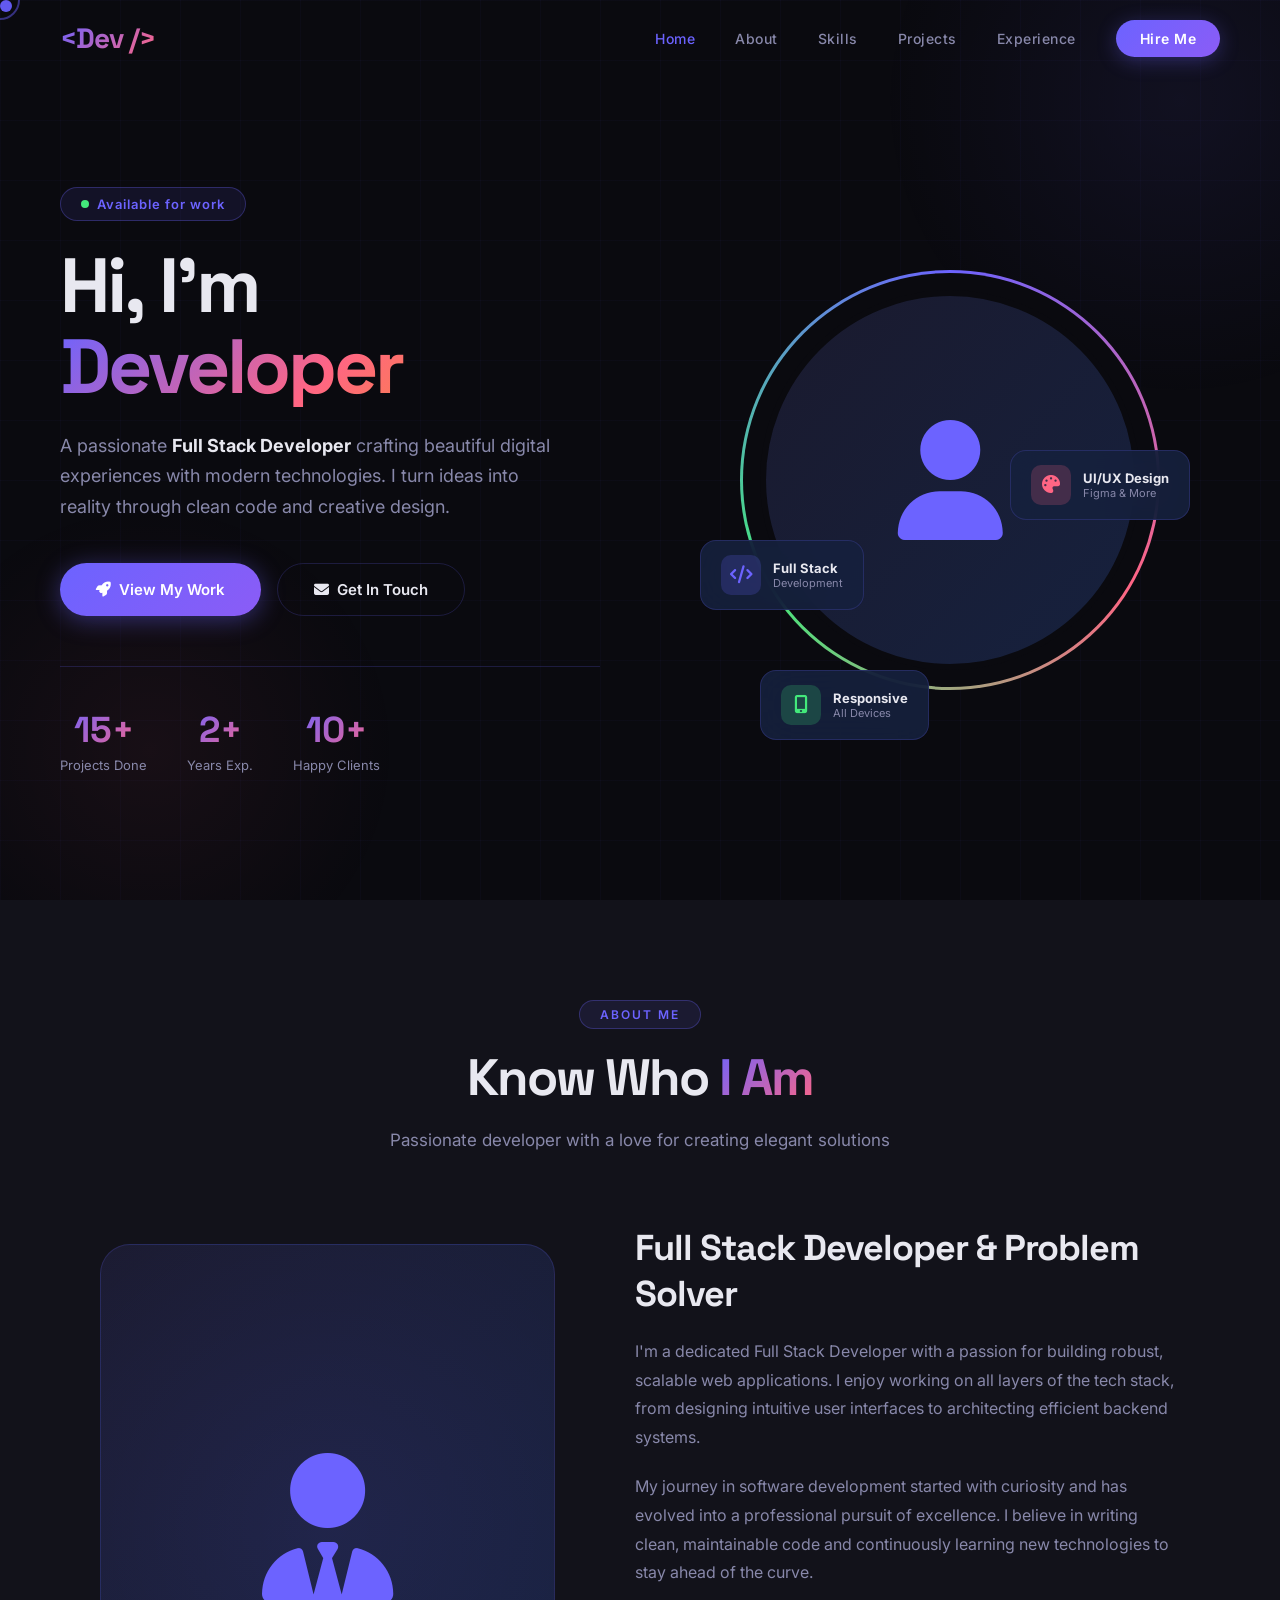
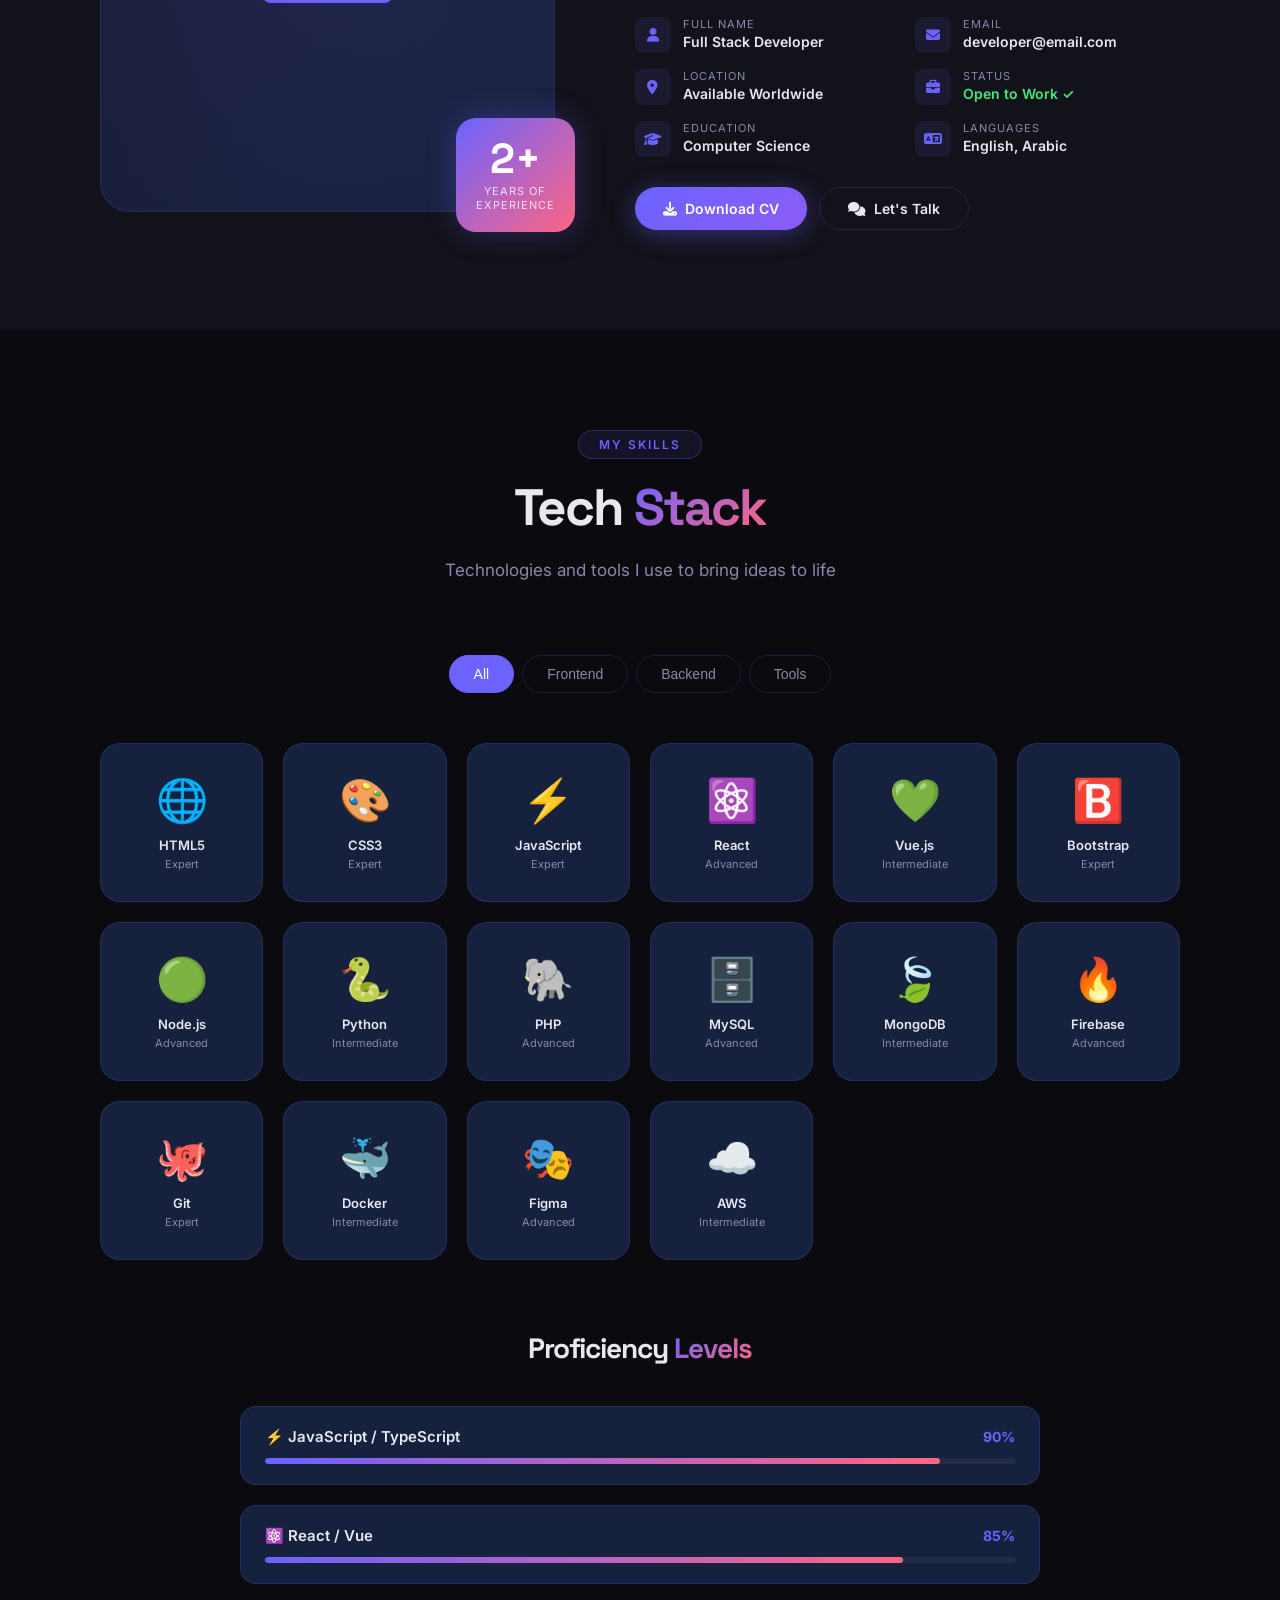
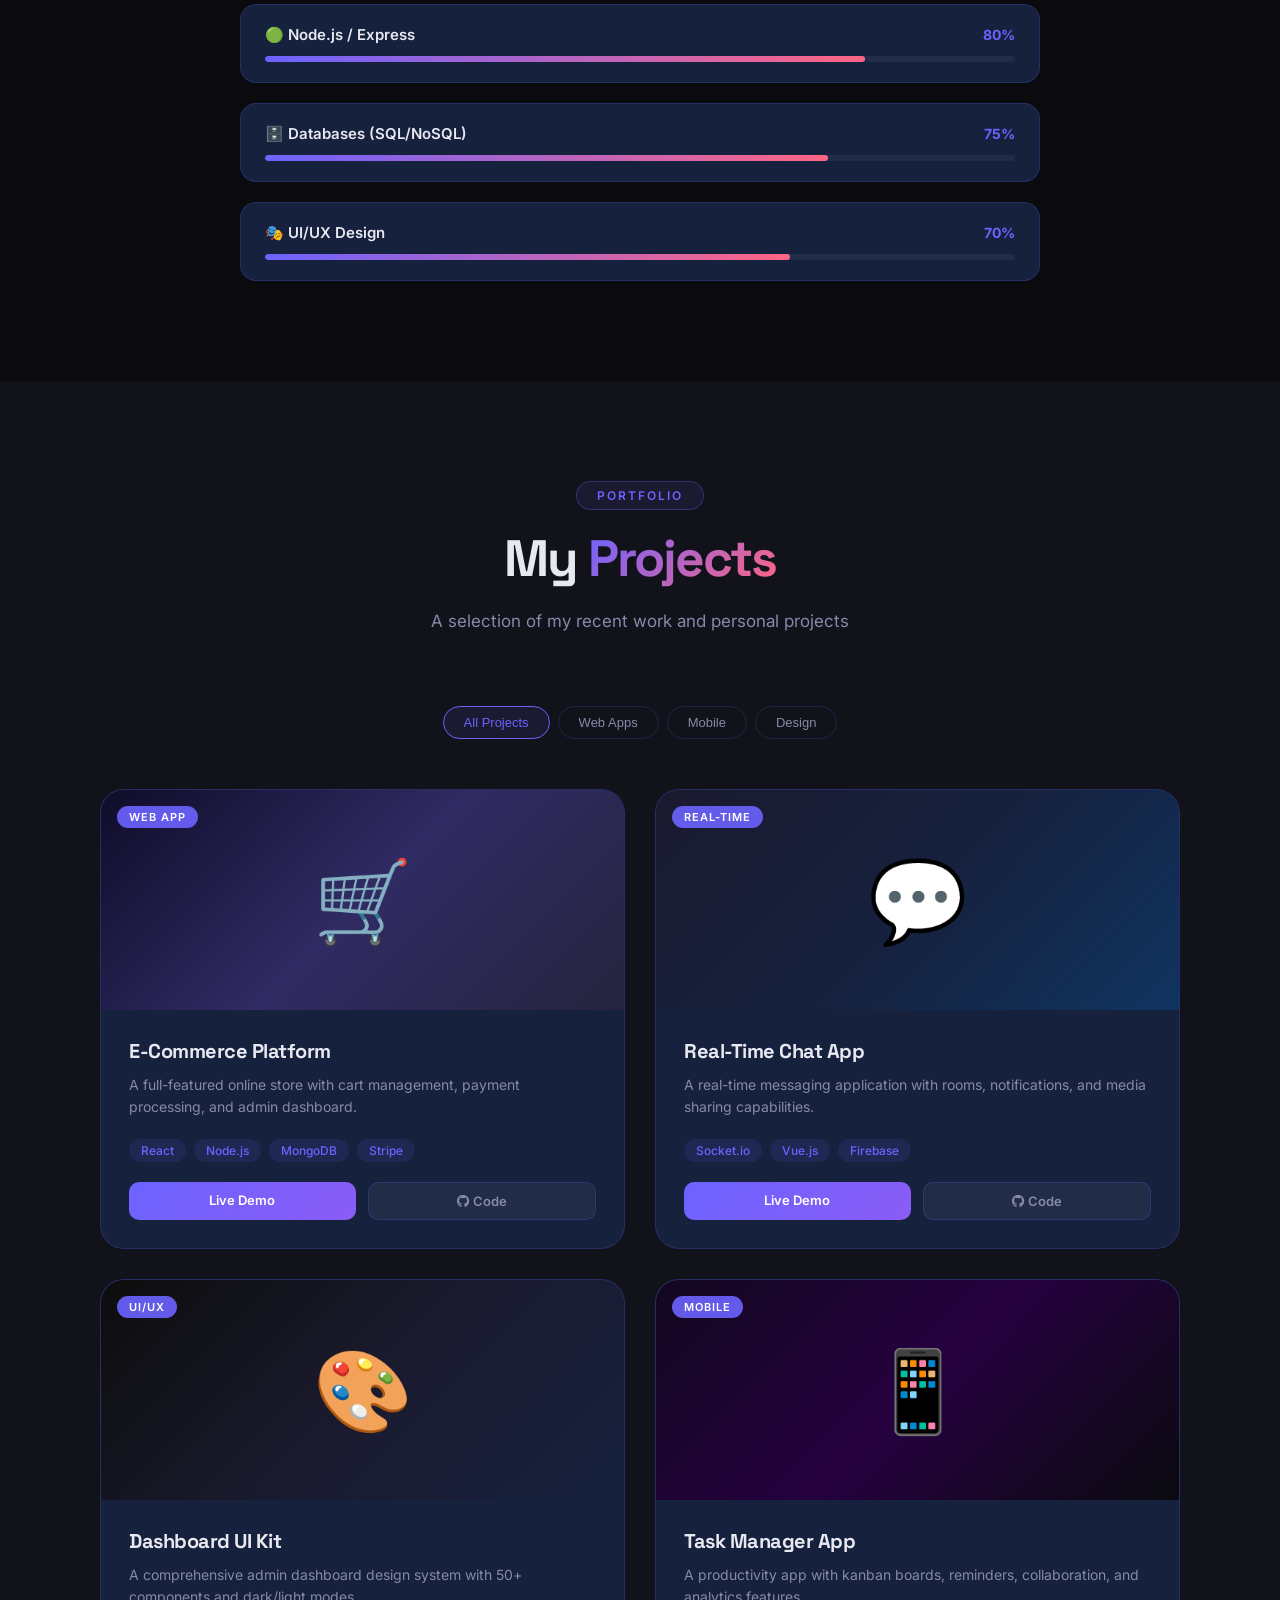
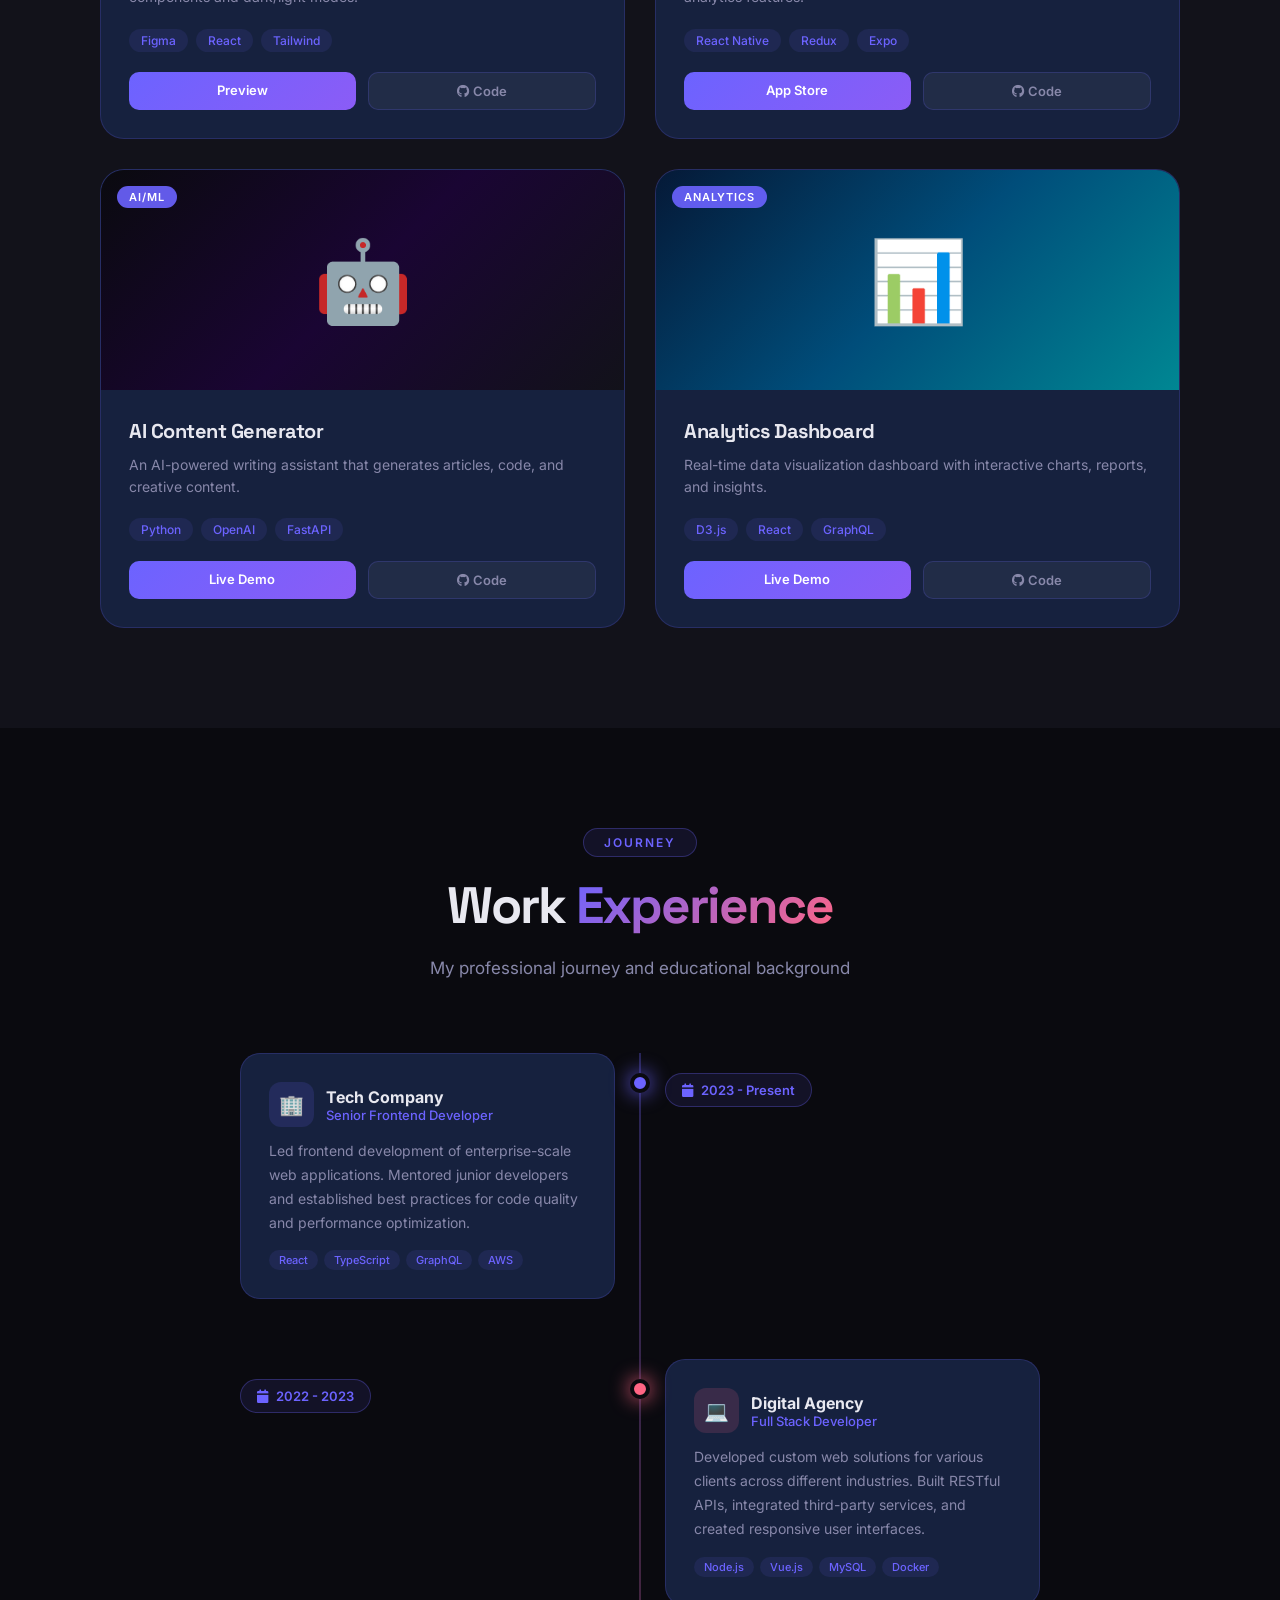
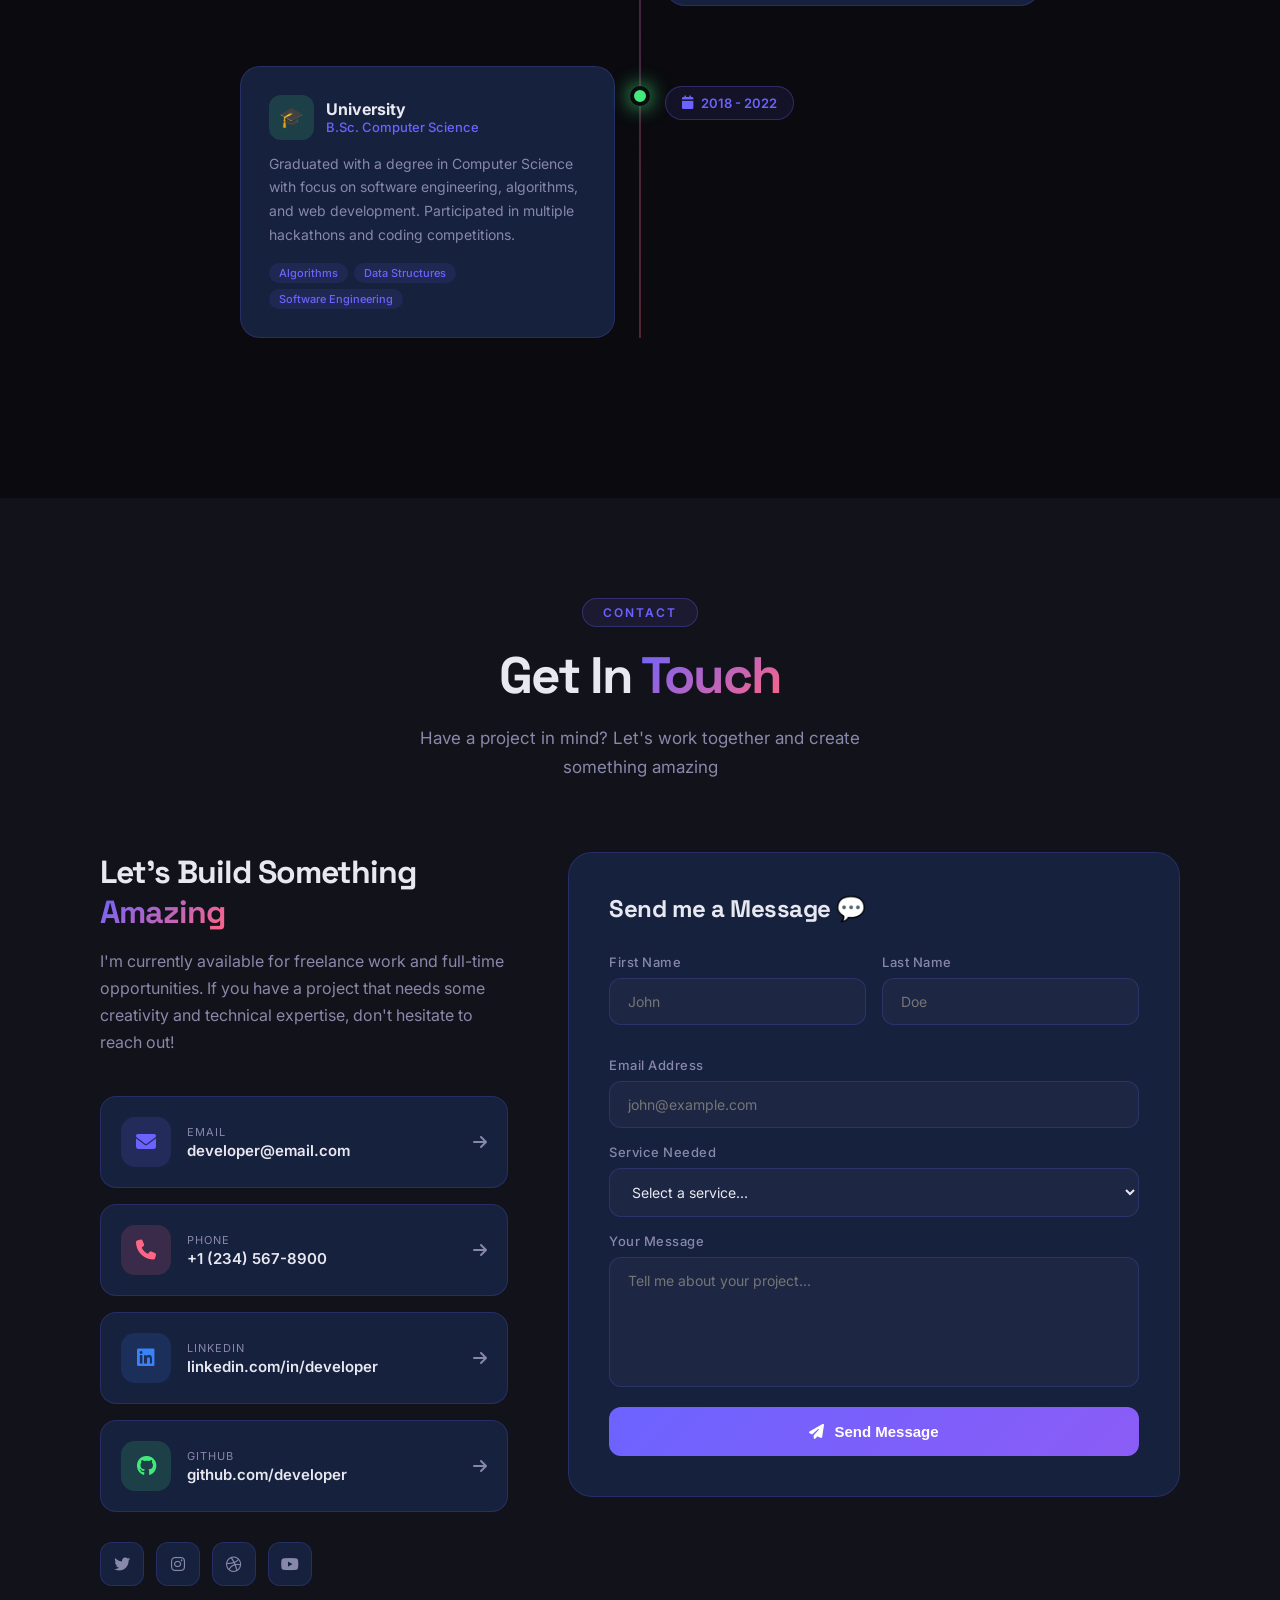
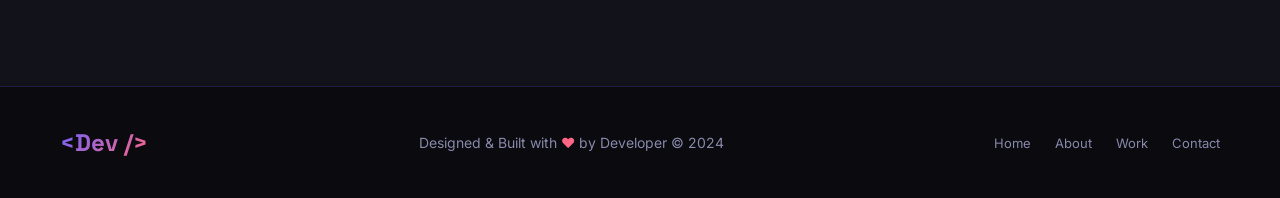
<file: OD/index.html>
<!DOCTYPE html>
<html lang="en">
<head>
    <meta charset="UTF-8">
    <meta name="viewport" content="width=device-width, initial-scale=1.0">
    <title>Portfolio | Full Stack Developer</title>
    <link href="https://fonts.googleapis.com/css2?family=Inter:wght@300;400;500;600;700;800;900&family=Space+Grotesk:wght@300;400;500;600;700&display=swap" rel="stylesheet">
    <link rel="stylesheet" href="https://cdnjs.cloudflare.com/ajax/libs/font-awesome/6.4.0/css/all.min.css">
    <style>
        :root {
            --primary: #6C63FF;
            --secondary: #FF6584;
            --accent: #43E97B;
            --dark: #0A0A0F;
            --dark2: #12121A;
            --dark3: #1A1A2E;
            --card: #16213E;
            --text: #E8E8F0;
            --text-muted: #8888AA;
            --border: rgba(108, 99, 255, 0.2);
            --glow: 0 0 30px rgba(108, 99, 255, 0.3);
        }

        * {
            margin: 0;
            padding: 0;
            box-sizing: border-box;
        }

        html {
            scroll-behavior: smooth;
        }

        body {
            font-family: 'Inter', sans-serif;
            background: var(--dark);
            color: var(--text);
            overflow-x: hidden;
            cursor: none;
        }

        /* Custom Cursor */
        .cursor {
            width: 12px;
            height: 12px;
            background: var(--primary);
            border-radius: 50%;
            position: fixed;
            pointer-events: none;
            z-index: 99999;
            transition: transform 0.1s ease;
            mix-blend-mode: difference;
        }

        .cursor-follower {
            width: 40px;
            height: 40px;
            border: 2px solid rgba(108, 99, 255, 0.5);
            border-radius: 50%;
            position: fixed;
            pointer-events: none;
            z-index: 99998;
            transition: all 0.15s ease;
            mix-blend-mode: difference;
        }

        /* Scrollbar */
        ::-webkit-scrollbar {
            width: 5px;
        }

        ::-webkit-scrollbar-track {
            background: var(--dark);
        }

        ::-webkit-scrollbar-thumb {
            background: var(--primary);
            border-radius: 10px;
        }

        /* Background Animation */
        .bg-animation {
            position: fixed;
            top: 0;
            left: 0;
            width: 100%;
            height: 100%;
            z-index: 0;
            overflow: hidden;
            pointer-events: none;
        }

        .bg-animation::before {
            content: '';
            position: absolute;
            width: 600px;
            height: 600px;
            background: radial-gradient(circle, rgba(108, 99, 255, 0.08) 0%, transparent 70%);
            top: -200px;
            right: -200px;
            animation: float1 8s ease-in-out infinite;
        }

        .bg-animation::after {
            content: '';
            position: absolute;
            width: 500px;
            height: 500px;
            background: radial-gradient(circle, rgba(255, 101, 132, 0.06) 0%, transparent 70%);
            bottom: -100px;
            left: -100px;
            animation: float2 10s ease-in-out infinite;
        }

        @keyframes float1 {
            0%, 100% { transform: translate(0, 0); }
            50% { transform: translate(-50px, 50px); }
        }

        @keyframes float2 {
            0%, 100% { transform: translate(0, 0); }
            50% { transform: translate(50px, -50px); }
        }

        /* Particles */
        .particles {
            position: fixed;
            top: 0;
            left: 0;
            width: 100%;
            height: 100%;
            z-index: 0;
            pointer-events: none;
        }

        .particle {
            position: absolute;
            width: 2px;
            height: 2px;
            background: var(--primary);
            border-radius: 50%;
            animation: particleFloat linear infinite;
            opacity: 0;
        }

        @keyframes particleFloat {
            0% { transform: translateY(100vh) rotate(0deg); opacity: 0; }
            10% { opacity: 1; }
            90% { opacity: 1; }
            100% { transform: translateY(-100px) rotate(720deg); opacity: 0; }
        }

        /* Navigation */
        nav {
            position: fixed;
            top: 0;
            left: 0;
            right: 0;
            z-index: 1000;
            padding: 20px 60px;
            display: flex;
            justify-content: space-between;
            align-items: center;
            transition: all 0.3s ease;
        }

        nav.scrolled {
            background: rgba(10, 10, 15, 0.95);
            backdrop-filter: blur(20px);
            padding: 15px 60px;
            border-bottom: 1px solid var(--border);
        }

        .logo {
            font-family: 'Space Grotesk', sans-serif;
            font-size: 28px;
            font-weight: 700;
            background: linear-gradient(135deg, var(--primary), var(--secondary));
            -webkit-background-clip: text;
            -webkit-text-fill-color: transparent;
            background-clip: text;
            text-decoration: none;
            letter-spacing: -1px;
        }

        .nav-links {
            display: flex;
            gap: 40px;
            list-style: none;
        }

        .nav-links a {
            color: var(--text-muted);
            text-decoration: none;
            font-size: 14px;
            font-weight: 500;
            letter-spacing: 0.5px;
            transition: all 0.3s ease;
            position: relative;
        }

        .nav-links a::after {
            content: '';
            position: absolute;
            bottom: -4px;
            left: 0;
            width: 0;
            height: 2px;
            background: linear-gradient(90deg, var(--primary), var(--secondary));
            transition: width 0.3s ease;
        }

        .nav-links a:hover {
            color: var(--text);
        }

        .nav-links a:hover::after {
            width: 100%;
        }

        .nav-cta {
            background: linear-gradient(135deg, var(--primary), #8B5CF6);
            color: white !important;
            padding: 10px 24px;
            border-radius: 50px;
            font-weight: 600 !important;
            transition: all 0.3s ease !important;
            box-shadow: 0 4px 20px rgba(108, 99, 255, 0.3);
        }

        .nav-cta:hover {
            transform: translateY(-2px);
            box-shadow: 0 8px 30px rgba(108, 99, 255, 0.5) !important;
        }

        .nav-cta::after {
            display: none !important;
        }

        .hamburger {
            display: none;
            flex-direction: column;
            gap: 6px;
            cursor: pointer;
        }

        .hamburger span {
            width: 30px;
            height: 2px;
            background: var(--text);
            transition: all 0.3s ease;
        }

        /* Sections */
        section {
            position: relative;
            z-index: 1;
        }

        /* Hero Section */
        #hero {
            min-height: 100vh;
            display: flex;
            align-items: center;
            padding: 120px 60px 60px;
            position: relative;
        }

        .hero-content {
            max-width: 1200px;
            margin: 0 auto;
            display: grid;
            grid-template-columns: 1fr 1fr;
            gap: 80px;
            align-items: center;
            width: 100%;
        }

        .hero-text {
            animation: fadeInLeft 1s ease forwards;
        }

        @keyframes fadeInLeft {
            from { opacity: 0; transform: translateX(-50px); }
            to { opacity: 1; transform: translateX(0); }
        }

        .hero-badge {
            display: inline-flex;
            align-items: center;
            gap: 8px;
            background: rgba(108, 99, 255, 0.1);
            border: 1px solid rgba(108, 99, 255, 0.3);
            color: var(--primary);
            padding: 8px 20px;
            border-radius: 50px;
            font-size: 13px;
            font-weight: 600;
            margin-bottom: 24px;
            letter-spacing: 1px;
        }

        .hero-badge .dot {
            width: 8px;
            height: 8px;
            background: var(--accent);
            border-radius: 50%;
            animation: pulse 2s infinite;
        }

        @keyframes pulse {
            0%, 100% { opacity: 1; transform: scale(1); }
            50% { opacity: 0.5; transform: scale(0.8); }
        }

        .hero-title {
            font-family: 'Space Grotesk', sans-serif;
            font-size: clamp(48px, 6vw, 80px);
            font-weight: 800;
            line-height: 1.05;
            letter-spacing: -3px;
            margin-bottom: 24px;
        }

        .hero-title .line1 { display: block; }
        .hero-title .line2 {
            display: block;
            background: linear-gradient(135deg, var(--primary) 0%, var(--secondary) 50%, #F59E0B 100%);
            -webkit-background-clip: text;
            -webkit-text-fill-color: transparent;
            background-clip: text;
        }

        .hero-subtitle {
            font-size: 18px;
            color: var(--text-muted);
            line-height: 1.7;
            margin-bottom: 40px;
            max-width: 500px;
        }

        .hero-buttons {
            display: flex;
            gap: 16px;
            flex-wrap: wrap;
        }

        .btn-primary {
            background: linear-gradient(135deg, var(--primary), #8B5CF6);
            color: white;
            padding: 16px 36px;
            border-radius: 50px;
            font-size: 15px;
            font-weight: 600;
            text-decoration: none;
            border: none;
            cursor: pointer;
            transition: all 0.3s ease;
            box-shadow: 0 4px 25px rgba(108, 99, 255, 0.4);
            display: inline-flex;
            align-items: center;
            gap: 8px;
        }

        .btn-primary:hover {
            transform: translateY(-3px);
            box-shadow: 0 8px 35px rgba(108, 99, 255, 0.6);
        }

        .btn-secondary {
            background: transparent;
            color: var(--text);
            padding: 16px 36px;
            border-radius: 50px;
            font-size: 15px;
            font-weight: 600;
            text-decoration: none;
            border: 1px solid var(--border);
            cursor: pointer;
            transition: all 0.3s ease;
            display: inline-flex;
            align-items: center;
            gap: 8px;
        }

        .btn-secondary:hover {
            border-color: var(--primary);
            color: var(--primary);
            transform: translateY(-3px);
            background: rgba(108, 99, 255, 0.05);
        }

        .hero-stats {
            display: flex;
            gap: 40px;
            margin-top: 50px;
            padding-top: 40px;
            border-top: 1px solid var(--border);
        }

        .stat {
            text-align: center;
        }

        .stat-number {
            font-family: 'Space Grotesk', sans-serif;
            font-size: 36px;
            font-weight: 800;
            background: linear-gradient(135deg, var(--primary), var(--secondary));
            -webkit-background-clip: text;
            -webkit-text-fill-color: transparent;
            background-clip: text;
        }

        .stat-label {
            font-size: 13px;
            color: var(--text-muted);
            margin-top: 4px;
        }

        /* Hero Visual */
        .hero-visual {
            display: flex;
            justify-content: center;
            align-items: center;
            animation: fadeInRight 1s ease forwards;
            position: relative;
        }

        @keyframes fadeInRight {
            from { opacity: 0; transform: translateX(50px); }
            to { opacity: 1; transform: translateX(0); }
        }

        .avatar-container {
            position: relative;
            width: 380px;
            height: 380px;
        }

        .avatar-ring {
            position: absolute;
            inset: -20px;
            border-radius: 50%;
            background: conic-gradient(from 0deg, var(--primary), var(--secondary), var(--accent), var(--primary));
            animation: spin 6s linear infinite;
            padding: 3px;
        }

        .avatar-ring::before {
            content: '';
            position: absolute;
            inset: 3px;
            background: var(--dark);
            border-radius: 50%;
        }

        @keyframes spin {
            from { transform: rotate(0deg); }
            to { transform: rotate(360deg); }
        }

        .avatar-img {
            width: 100%;
            height: 100%;
            border-radius: 50%;
            object-fit: cover;
            position: relative;
            z-index: 1;
            border: 6px solid var(--dark);
        }

        .avatar-placeholder {
            width: 100%;
            height: 100%;
            border-radius: 50%;
            background: linear-gradient(135deg, var(--dark3), var(--card));
            display: flex;
            align-items: center;
            justify-content: center;
            position: relative;
            z-index: 1;
            border: 6px solid var(--dark);
            font-size: 120px;
            color: var(--primary);
        }

        .floating-card {
            position: absolute;
            background: rgba(22, 33, 62, 0.9);
            backdrop-filter: blur(20px);
            border: 1px solid var(--border);
            border-radius: 16px;
            padding: 14px 20px;
            display: flex;
            align-items: center;
            gap: 12px;
            animation: floatCard 3s ease-in-out infinite;
            z-index: 10;
        }

        .floating-card:nth-child(2) { top: 20px; right: -40px; animation-delay: 0s; }
        .floating-card:nth-child(3) { bottom: 60px; left: -60px; animation-delay: 1.5s; }
        .floating-card:nth-child(4) { bottom: 150px; right: -50px; animation-delay: 1s; }

        @keyframes floatCard {
            0%, 100% { transform: translateY(0); }
            50% { transform: translateY(-10px); }
        }

        .fc-icon {
            width: 40px;
            height: 40px;
            border-radius: 10px;
            display: flex;
            align-items: center;
            justify-content: center;
            font-size: 18px;
        }

        .fc-icon.blue { background: rgba(108, 99, 255, 0.2); color: var(--primary); }
        .fc-icon.pink { background: rgba(255, 101, 132, 0.2); color: var(--secondary); }
        .fc-icon.green { background: rgba(67, 233, 123, 0.2); color: var(--accent); }

        .fc-text .title {
            font-size: 13px;
            font-weight: 700;
            color: var(--text);
        }

        .fc-text .sub {
            font-size: 11px;
            color: var(--text-muted);
        }

        /* Section Layout */
        .container {
            max-width: 1200px;
            margin: 0 auto;
            padding: 100px 60px;
        }

        .section-header {
            text-align: center;
            margin-bottom: 70px;
        }

        .section-tag {
            display: inline-block;
            background: rgba(108, 99, 255, 0.1);
            border: 1px solid rgba(108, 99, 255, 0.3);
            color: var(--primary);
            padding: 6px 20px;
            border-radius: 50px;
            font-size: 12px;
            font-weight: 600;
            letter-spacing: 2px;
            text-transform: uppercase;
            margin-bottom: 16px;
        }

        .section-title {
            font-family: 'Space Grotesk', sans-serif;
            font-size: clamp(36px, 4vw, 56px);
            font-weight: 800;
            letter-spacing: -2px;
            margin-bottom: 16px;
        }

        .section-title span {
            background: linear-gradient(135deg, var(--primary), var(--secondary));
            -webkit-background-clip: text;
            -webkit-text-fill-color: transparent;
            background-clip: text;
        }

        .section-subtitle {
            font-size: 17px;
            color: var(--text-muted);
            max-width: 500px;
            margin: 0 auto;
            line-height: 1.7;
        }

        /* About Section */
        #about {
            background: var(--dark2);
        }

        .about-grid {
            display: grid;
            grid-template-columns: 1fr 1.2fr;
            gap: 80px;
            align-items: center;
        }

        .about-image-wrapper {
            position: relative;
        }

        .about-img-box {
            width: 100%;
            aspect-ratio: 4/5;
            background: linear-gradient(135deg, var(--dark3), var(--card));
            border-radius: 30px;
            display: flex;
            align-items: center;
            justify-content: center;
            font-size: 150px;
            color: var(--primary);
            position: relative;
            overflow: hidden;
            border: 1px solid var(--border);
        }

        .about-img-box::before {
            content: '';
            position: absolute;
            top: -50%;
            left: -50%;
            width: 200%;
            height: 200%;
            background: radial-gradient(circle, rgba(108, 99, 255, 0.1) 0%, transparent 60%);
            animation: pulse2 4s ease-in-out infinite;
        }

        @keyframes pulse2 {
            0%, 100% { transform: scale(1); }
            50% { transform: scale(1.1); }
        }

        .experience-badge {
            position: absolute;
            bottom: -20px;
            right: -20px;
            background: linear-gradient(135deg, var(--primary), var(--secondary));
            border-radius: 20px;
            padding: 20px;
            text-align: center;
            box-shadow: var(--glow);
        }

        .experience-badge .num {
            font-family: 'Space Grotesk', sans-serif;
            font-size: 42px;
            font-weight: 800;
            color: white;
            line-height: 1;
        }

        .experience-badge .text {
            font-size: 11px;
            color: rgba(255, 255, 255, 0.8);
            text-transform: uppercase;
            letter-spacing: 1px;
            margin-top: 4px;
        }

        .about-text h3 {
            font-family: 'Space Grotesk', sans-serif;
            font-size: 36px;
            font-weight: 700;
            margin-bottom: 20px;
            letter-spacing: -1px;
        }

        .about-text p {
            color: var(--text-muted);
            line-height: 1.8;
            margin-bottom: 20px;
            font-size: 16px;
        }

        .info-grid {
            display: grid;
            grid-template-columns: 1fr 1fr;
            gap: 16px;
            margin: 30px 0;
        }

        .info-item {
            display: flex;
            align-items: flex-start;
            gap: 12px;
        }

        .info-icon {
            width: 36px;
            height: 36px;
            background: rgba(108, 99, 255, 0.1);
            border-radius: 8px;
            display: flex;
            align-items: center;
            justify-content: center;
            color: var(--primary);
            font-size: 14px;
            flex-shrink: 0;
        }

        .info-detail .label {
            font-size: 11px;
            color: var(--text-muted);
            text-transform: uppercase;
            letter-spacing: 1px;
        }

        .info-detail .value {
            font-size: 14px;
            font-weight: 600;
            color: var(--text);
            margin-top: 2px;
        }

        /* Skills Section */
        #skills {
            background: var(--dark);
        }

        .skills-tabs {
            display: flex;
            justify-content: center;
            gap: 8px;
            margin-bottom: 50px;
            flex-wrap: wrap;
        }

        .tab-btn {
            padding: 10px 24px;
            border-radius: 50px;
            border: 1px solid var(--border);
            background: transparent;
            color: var(--text-muted);
            font-size: 14px;
            font-weight: 500;
            cursor: pointer;
            transition: all 0.3s ease;
        }

        .tab-btn.active, .tab-btn:hover {
            background: var(--primary);
            color: white;
            border-color: var(--primary);
        }

        .skills-grid {
            display: grid;
            grid-template-columns: repeat(auto-fill, minmax(140px, 1fr));
            gap: 20px;
        }

        .skill-card {
            background: var(--card);
            border: 1px solid var(--border);
            border-radius: 20px;
            padding: 30px 20px;
            text-align: center;
            transition: all 0.3s ease;
            cursor: pointer;
            position: relative;
            overflow: hidden;
        }

        .skill-card::before {
            content: '';
            position: absolute;
            inset: 0;
            background: linear-gradient(135deg, var(--primary), var(--secondary));
            opacity: 0;
            transition: opacity 0.3s ease;
        }

        .skill-card:hover::before {
            opacity: 0.05;
        }

        .skill-card:hover {
            transform: translateY(-8px);
            border-color: var(--primary);
            box-shadow: 0 20px 40px rgba(108, 99, 255, 0.2);
        }

        .skill-icon {
            font-size: 42px;
            margin-bottom: 12px;
            display: block;
            position: relative;
        }

        .skill-name {
            font-size: 13px;
            font-weight: 600;
            color: var(--text);
            position: relative;
        }

        .skill-level {
            font-size: 11px;
            color: var(--text-muted);
            margin-top: 4px;
            position: relative;
        }

        /* Progress Skills */
        .skills-progress {
            display: grid;
            gap: 20px;
            max-width: 800px;
            margin: 0 auto;
        }

        .progress-item {
            background: var(--card);
            border: 1px solid var(--border);
            border-radius: 16px;
            padding: 20px 24px;
        }

        .progress-header {
            display: flex;
            justify-content: space-between;
            align-items: center;
            margin-bottom: 12px;
        }

        .progress-name {
            font-weight: 600;
            font-size: 15px;
            display: flex;
            align-items: center;
            gap: 10px;
        }

        .progress-percent {
            font-size: 14px;
            color: var(--primary);
            font-weight: 700;
        }

        .progress-bar {
            height: 6px;
            background: rgba(255,255,255,0.05);
            border-radius: 10px;
            overflow: hidden;
        }

        .progress-fill {
            height: 100%;
            background: linear-gradient(90deg, var(--primary), var(--secondary));
            border-radius: 10px;
            width: 0;
            transition: width 1.5s ease;
        }

        /* Projects Section */
        #projects {
            background: var(--dark2);
        }

        .projects-filter {
            display: flex;
            justify-content: center;
            gap: 8px;
            margin-bottom: 50px;
            flex-wrap: wrap;
        }

        .filter-btn {
            padding: 8px 20px;
            border-radius: 50px;
            border: 1px solid var(--border);
            background: transparent;
            color: var(--text-muted);
            font-size: 13px;
            font-weight: 500;
            cursor: pointer;
            transition: all 0.3s ease;
        }

        .filter-btn.active, .filter-btn:hover {
            background: rgba(108, 99, 255, 0.1);
            color: var(--primary);
            border-color: var(--primary);
        }

        .projects-grid {
            display: grid;
            grid-template-columns: repeat(auto-fill, minmax(360px, 1fr));
            gap: 30px;
        }

        .project-card {
            background: var(--card);
            border: 1px solid var(--border);
            border-radius: 24px;
            overflow: hidden;
            transition: all 0.4s ease;
            group: true;
        }

        .project-card:hover {
            transform: translateY(-10px);
            border-color: var(--primary);
            box-shadow: 0 30px 60px rgba(108, 99, 255, 0.2);
        }

        .project-img {
            width: 100%;
            height: 220px;
            position: relative;
            overflow: hidden;
        }

        .project-img-bg {
            width: 100%;
            height: 100%;
            display: flex;
            align-items: center;
            justify-content: center;
            font-size: 80px;
            transition: transform 0.4s ease;
        }

        .project-card:hover .project-img-bg {
            transform: scale(1.1);
        }

        .bg-1 { background: linear-gradient(135deg, #0F0C29, #302B63, #24243E); }
        .bg-2 { background: linear-gradient(135deg, #1A1A2E, #16213E, #0F3460); }
        .bg-3 { background: linear-gradient(135deg, #0D0D0D, #1A1A2E, #16213E); }
        .bg-4 { background: linear-gradient(135deg, #12071F, #260140, #0A0A0F); }
        .bg-5 { background: linear-gradient(135deg, #0A0A0F, #1A0533, #12121A); }
        .bg-6 { background: linear-gradient(135deg, #051937, #004D7A, #008793); }

        .project-overlay {
            position: absolute;
            inset: 0;
            background: rgba(10, 10, 15, 0.9);
            display: flex;
            align-items: center;
            justify-content: center;
            gap: 16px;
            opacity: 0;
            transition: opacity 0.3s ease;
        }

        .project-card:hover .project-overlay {
            opacity: 1;
        }

        .overlay-btn {
            width: 50px;
            height: 50px;
            border-radius: 50%;
            border: 2px solid var(--primary);
            background: rgba(108, 99, 255, 0.1);
            color: var(--primary);
            font-size: 18px;
            display: flex;
            align-items: center;
            justify-content: center;
            text-decoration: none;
            transition: all 0.3s ease;
        }

        .overlay-btn:hover {
            background: var(--primary);
            color: white;
            transform: scale(1.1);
        }

        .project-badge {
            position: absolute;
            top: 16px;
            left: 16px;
            background: rgba(108, 99, 255, 0.9);
            color: white;
            padding: 4px 12px;
            border-radius: 50px;
            font-size: 11px;
            font-weight: 600;
            letter-spacing: 1px;
            text-transform: uppercase;
        }

        .project-body {
            padding: 28px;
        }

        .project-title {
            font-family: 'Space Grotesk', sans-serif;
            font-size: 20px;
            font-weight: 700;
            margin-bottom: 10px;
            letter-spacing: -0.5px;
        }

        .project-desc {
            color: var(--text-muted);
            font-size: 14px;
            line-height: 1.6;
            margin-bottom: 20px;
        }

        .project-tags {
            display: flex;
            flex-wrap: wrap;
            gap: 8px;
            margin-bottom: 20px;
        }

        .project-tag {
            background: rgba(108, 99, 255, 0.1);
            color: var(--primary);
            padding: 4px 12px;
            border-radius: 50px;
            font-size: 12px;
            font-weight: 500;
        }

        .project-links {
            display: flex;
            gap: 12px;
        }

        .project-link {
            flex: 1;
            padding: 10px;
            border-radius: 10px;
            text-align: center;
            font-size: 13px;
            font-weight: 600;
            text-decoration: none;
            transition: all 0.3s ease;
        }

        .project-link.demo {
            background: linear-gradient(135deg, var(--primary), #8B5CF6);
            color: white;
        }

        .project-link.code {
            background: rgba(255,255,255,0.05);
            color: var(--text-muted);
            border: 1px solid var(--border);
        }

        .project-link:hover {
            transform: translateY(-2px);
        }

        /* Experience Section */
        #experience {
            background: var(--dark);
        }

        .timeline {
            position: relative;
            max-width: 800px;
            margin: 0 auto;
        }

        .timeline::before {
            content: '';
            position: absolute;
            left: 50%;
            transform: translateX(-50%);
            width: 2px;
            height: 100%;
            background: linear-gradient(180deg, var(--primary), var(--secondary));
            opacity: 0.3;
        }

        .timeline-item {
            display: grid;
            grid-template-columns: 1fr 1fr;
            gap: 50px;
            margin-bottom: 60px;
            position: relative;
        }

        .timeline-item:nth-child(even) .timeline-content {
            grid-column: 2;
            grid-row: 1;
        }

        .timeline-item:nth-child(even) .timeline-date {
            grid-column: 1;
            grid-row: 1;
            text-align: right;
        }

        .timeline-dot {
            position: absolute;
            left: 50%;
            top: 30px;
            transform: translate(-50%, -50%);
            width: 20px;
            height: 20px;
            background: var(--primary);
            border-radius: 50%;
            border: 4px solid var(--dark);
            box-shadow: 0 0 20px var(--primary);
            z-index: 2;
        }

        .timeline-content {
            background: var(--card);
            border: 1px solid var(--border);
            border-radius: 20px;
            padding: 28px;
            transition: all 0.3s ease;
        }

        .timeline-content:hover {
            border-color: var(--primary);
            transform: translateY(-5px);
            box-shadow: 0 20px 40px rgba(108, 99, 255, 0.15);
        }

        .timeline-company {
            display: flex;
            align-items: center;
            gap: 12px;
            margin-bottom: 12px;
        }

        .company-logo {
            width: 45px;
            height: 45px;
            border-radius: 12px;
            display: flex;
            align-items: center;
            justify-content: center;
            font-size: 20px;
        }

        .company-info .name {
            font-weight: 700;
            font-size: 16px;
        }

        .company-info .role {
            font-size: 13px;
            color: var(--primary);
            font-weight: 500;
        }

        .timeline-desc {
            color: var(--text-muted);
            font-size: 14px;
            line-height: 1.7;
            margin-bottom: 16px;
        }

        .timeline-skills {
            display: flex;
            flex-wrap: wrap;
            gap: 6px;
        }

        .timeline-skill {
            background: rgba(108, 99, 255, 0.1);
            color: var(--primary);
            padding: 3px 10px;
            border-radius: 50px;
            font-size: 11px;
            font-weight: 500;
        }

        .timeline-date {
            display: flex;
            flex-direction: column;
            justify-content: flex-start;
            padding-top: 20px;
        }

        .date-badge {
            display: inline-flex;
            align-items: center;
            gap: 8px;
            background: rgba(108, 99, 255, 0.1);
            border: 1px solid rgba(108, 99, 255, 0.3);
            color: var(--primary);
            padding: 8px 16px;
            border-radius: 50px;
            font-size: 13px;
            font-weight: 600;
            width: fit-content;
        }

        /* Contact Section */
        #contact {
            background: var(--dark2);
        }

        .contact-wrapper {
            display: grid;
            grid-template-columns: 1fr 1.5fr;
            gap: 60px;
            align-items: start;
        }

        .contact-info h3 {
            font-family: 'Space Grotesk', sans-serif;
            font-size: 32px;
            font-weight: 700;
            margin-bottom: 16px;
            letter-spacing: -1px;
        }

        .contact-info p {
            color: var(--text-muted);
            line-height: 1.7;
            margin-bottom: 40px;
        }

        .contact-cards {
            display: flex;
            flex-direction: column;
            gap: 16px;
        }

        .contact-card {
            display: flex;
            align-items: center;
            gap: 16px;
            background: var(--card);
            border: 1px solid var(--border);
            border-radius: 16px;
            padding: 20px;
            text-decoration: none;
            transition: all 0.3s ease;
        }

        .contact-card:hover {
            border-color: var(--primary);
            transform: translateX(8px);
        }

        .cc-icon {
            width: 50px;
            height: 50px;
            border-radius: 14px;
            display: flex;
            align-items: center;
            justify-content: center;
            font-size: 20px;
            flex-shrink: 0;
        }

        .cc-icon.purple { background: rgba(108, 99, 255, 0.15); color: var(--primary); }
        .cc-icon.pink { background: rgba(255, 101, 132, 0.15); color: var(--secondary); }
        .cc-icon.green { background: rgba(67, 233, 123, 0.15); color: var(--accent); }
        .cc-icon.blue { background: rgba(59, 130, 246, 0.15); color: #3B82F6; }

        .cc-text .label {
            font-size: 11px;
            color: var(--text-muted);
            text-transform: uppercase;
            letter-spacing: 1px;
        }

        .cc-text .value {
            font-size: 15px;
            font-weight: 600;
            color: var(--text);
            margin-top: 2px;
        }

        /* Contact Form */
        .contact-form {
            background: var(--card);
            border: 1px solid var(--border);
            border-radius: 24px;
            padding: 40px;
        }

        .form-title {
            font-family: 'Space Grotesk', sans-serif;
            font-size: 24px;
            font-weight: 700;
            margin-bottom: 30px;
            letter-spacing: -0.5px;
        }

        .form-row {
            display: grid;
            grid-template-columns: 1fr 1fr;
            gap: 16px;
            margin-bottom: 16px;
        }

        .form-group {
            margin-bottom: 16px;
        }

        .form-group label {
            display: block;
            font-size: 13px;
            font-weight: 500;
            color: var(--text-muted);
            margin-bottom: 8px;
            letter-spacing: 0.5px;
        }

        .form-group input,
        .form-group textarea,
        .form-group select {
            width: 100%;
            background: rgba(255,255,255,0.03);
            border: 1px solid var(--border);
            border-radius: 12px;
            padding: 14px 18px;
            color: var(--text);
            font-family: 'Inter', sans-serif;
            font-size: 14px;
            transition: all 0.3s ease;
            outline: none;
        }

        .form-group input:focus,
        .form-group textarea:focus,
        .form-group select:focus {
            border-color: var(--primary);
            background: rgba(108, 99, 255, 0.05);
            box-shadow: 0 0 0 3px rgba(108, 99, 255, 0.1);
        }

        .form-group textarea {
            height: 130px;
            resize: none;
        }

        .form-group select option {
            background: var(--card);
        }

        .form-submit {
            width: 100%;
            padding: 16px;
            background: linear-gradient(135deg, var(--primary), #8B5CF6);
            color: white;
            border: none;
            border-radius: 12px;
            font-size: 15px;
            font-weight: 600;
            cursor: pointer;
            transition: all 0.3s ease;
            display: flex;
            align-items: center;
            justify-content: center;
            gap: 10px;
        }

        .form-submit:hover {
            transform: translateY(-3px);
            box-shadow: 0 10px 30px rgba(108, 99, 255, 0.4);
        }

        /* Social Links */
        .social-links {
            display: flex;
            gap: 12px;
            margin-top: 30px;
        }

        .social-link {
            width: 44px;
            height: 44px;
            border-radius: 12px;
            border: 1px solid var(--border);
            background: var(--card);
            display: flex;
            align-items: center;
            justify-content: center;
            color: var(--text-muted);
            text-decoration: none;
            font-size: 16px;
            transition: all 0.3s ease;
        }

        .social-link:hover {
            border-color: var(--primary);
            color: var(--primary);
            transform: translateY(-3px);
            background: rgba(108, 99, 255, 0.1);
        }

        /* Footer */
        footer {
            background: var(--dark);
            border-top: 1px solid var(--border);
            padding: 40px 60px;
            display: flex;
            justify-content: space-between;
            align-items: center;
            position: relative;
            z-index: 1;
        }

        .footer-logo {
            font-family: 'Space Grotesk', sans-serif;
            font-size: 24px;
            font-weight: 700;
            background: linear-gradient(135deg, var(--primary), var(--secondary));
            -webkit-background-clip: text;
            -webkit-text-fill-color: transparent;
            background-clip: text;
        }

        .footer-copy {
            color: var(--text-muted);
            font-size: 14px;
        }

        .footer-copy span {
            color: var(--secondary);
        }

        .footer-links {
            display: flex;
            gap: 24px;
        }

        .footer-links a {
            color: var(--text-muted);
            text-decoration: none;
            font-size: 13px;
            transition: color 0.3s ease;
        }

        .footer-links a:hover {
            color: var(--primary);
        }

        /* Scroll to top */
        .scroll-top {
            position: fixed;
            bottom: 30px;
            right: 30px;
            width: 50px;
            height: 50px;
            background: linear-gradient(135deg, var(--primary), #8B5CF6);
            border-radius: 50%;
            display: flex;
            align-items: center;
            justify-content: center;
            color: white;
            font-size: 20px;
            text-decoration: none;
            z-index: 1000;
            opacity: 0;
            transform: translateY(20px);
            transition: all 0.3s ease;
            box-shadow: 0 4px 20px rgba(108, 99, 255, 0.4);
            cursor: pointer;
            border: none;
        }

        .scroll-top.visible {
            opacity: 1;
            transform: translateY(0);
        }

        .scroll-top:hover {
            transform: translateY(-3px);
            box-shadow: 0 8px 30px rgba(108, 99, 255, 0.6);
        }

        /* Animations */
        .reveal {
            opacity: 0;
            transform: translateY(40px);
            transition: all 0.8s ease;
        }

        .reveal.active {
            opacity: 1;
            transform: translateY(0);
        }

        .reveal-left {
            opacity: 0;
            transform: translateX(-40px);
            transition: all 0.8s ease;
        }

        .reveal-left.active {
            opacity: 1;
            transform: translateX(0);
        }

        .reveal-right {
            opacity: 0;
            transform: translateX(40px);
            transition: all 0.8s ease;
        }

        .reveal-right.active {
            opacity: 1;
            transform: translateX(0);
        }

        /* Mobile Menu */
        .mobile-menu {
            display: none;
            position: fixed;
            top: 0;
            left: 0;
            width: 100%;
            height: 100%;
            background: rgba(10, 10, 15, 0.98);
            backdrop-filter: blur(20px);
            z-index: 999;
            flex-direction: column;
            align-items: center;
            justify-content: center;
            gap: 30px;
        }

        .mobile-menu.open {
            display: flex;
        }

        .mobile-menu a {
            color: var(--text);
            text-decoration: none;
            font-size: 28px;
            font-weight: 700;
            transition: color 0.3s ease;
        }

        .mobile-menu a:hover {
            color: var(--primary);
        }

        .mobile-close {
            position: absolute;
            top: 30px;
            right: 30px;
            background: none;
            border: none;
            color: var(--text);
            font-size: 30px;
            cursor: pointer;
        }

        /* Grid lines background */
        .grid-bg {
            position: fixed;
            top: 0;
            left: 0;
            width: 100%;
            height: 100%;
            background-image: 
                linear-gradient(rgba(108, 99, 255, 0.03) 1px, transparent 1px),
                linear-gradient(90deg, rgba(108, 99, 255, 0.03) 1px, transparent 1px);
            background-size: 60px 60px;
            z-index: 0;
            pointer-events: none;
        }

        /* Typewriter */
        .typewriter {
            border-right: 3px solid var(--primary);
            animation: blink 0.7s infinite;
        }

        @keyframes blink {
            0%, 100% { border-color: var(--primary); }
            50% { border-color: transparent; }
        }

        /* Responsive */
        @media (max-width: 1024px) {
            .hero-content {
                grid-template-columns: 1fr;
                text-align: center;
            }
            .hero-visual {
                display: none;
            }
            .about-grid {
                grid-template-columns: 1fr;
            }
            .contact-wrapper {
                grid-template-columns: 1fr;
            }
            .timeline::before { left: 20px; }
            .timeline-item {
                grid-template-columns: 1fr;
                padding-left: 50px;
            }
            .timeline-item:nth-child(even) .timeline-content,
            .timeline-item:nth-child(even) .timeline-date {
                grid-column: 1;
                grid-row: auto;
            }
            .timeline-item:nth-child(even) .timeline-date {
                text-align: left;
            }
            .timeline-dot { left: 20px; }
        }

        @media (max-width: 768px) {
            nav { padding: 16px 24px; }
            nav.scrolled { padding: 12px 24px; }
            .nav-links { display: none; }
            .hamburger { display: flex; }
            #hero { padding: 100px 24px 60px; }
            .container { padding: 70px 24px; }
            .hero-stats { gap: 24px; }
            .projects-grid { grid-template-columns: 1fr; }
            .form-row { grid-template-columns: 1fr; }
            footer { flex-direction: column; gap: 20px; text-align: center; }
            .footer-links { justify-content: center; }
            .skills-grid { grid-template-columns: repeat(3, 1fr); }
            .info-grid { grid-template-columns: 1fr; }
        }

        @media (max-width: 480px) {
            .hero-title { font-size: 42px; }
            .hero-buttons { flex-direction: column; }
            .btn-primary, .btn-secondary { width: 100%; justify-content: center; }
            .skills-grid { grid-template-columns: repeat(2, 1fr); }
        }
    </style>
</head>
<body>
    <!-- Custom Cursor -->
    <div class="cursor" id="cursor"></div>
    <div class="cursor-follower" id="cursorFollower"></div>

    <!-- Background -->
    <div class="grid-bg"></div>
    <div class="bg-animation"></div>
    <div class="particles" id="particles"></div>

    <!-- Navigation -->
    <nav id="navbar">
        <a href="#hero" class="logo">&lt;Dev /&gt;</a>
        <ul class="nav-links">
            <li><a href="#hero">Home</a></li>
            <li><a href="#about">About</a></li>
            <li><a href="#skills">Skills</a></li>
            <li><a href="#projects">Projects</a></li>
            <li><a href="#experience">Experience</a></li>
            <li><a href="#contact" class="nav-cta">Hire Me</a></li>
        </ul>
        <div class="hamburger" id="hamburger">
            <span></span>
            <span></span>
            <span></span>
        </div>
    </nav>

    <!-- Mobile Menu -->
    <div class="mobile-menu" id="mobileMenu">
        <button class="mobile-close" id="mobileClose"><i class="fas fa-times"></i></button>
        <a href="#hero" onclick="closeMobileMenu()">Home</a>
        <a href="#about" onclick="closeMobileMenu()">About</a>
        <a href="#skills" onclick="closeMobileMenu()">Skills</a>
        <a href="#projects" onclick="closeMobileMenu()">Projects</a>
        <a href="#experience" onclick="closeMobileMenu()">Experience</a>
        <a href="#contact" onclick="closeMobileMenu()">Contact</a>
    </div>

    <!-- Hero Section -->
    <section id="hero">
        <div class="hero-content">
            <div class="hero-text">
                <div class="hero-badge">
                    <span class="dot"></span>
                    Available for work
                </div>
                <h1 class="hero-title">
                    <span class="line1">Hi, I'm</span>
                    <span class="line2" id="typewriter"></span>
                </h1>
                <p class="hero-subtitle">
                    A passionate <strong style="color: var(--text);">Full Stack Developer</strong> crafting 
                    beautiful digital experiences with modern technologies. 
                    I turn ideas into reality through clean code and creative design.
                </p>
                <div class="hero-buttons">
                    <a href="#projects" class="btn-primary">
                        <i class="fas fa-rocket"></i>
                        View My Work
                    </a>
                    <a href="#contact" class="btn-secondary">
                        <i class="fas fa-envelope"></i>
                        Get In Touch
                    </a>
                </div>
                <div class="hero-stats">
                    <div class="stat">
                        <div class="stat-number" data-count="15">0</div>
                        <div class="stat-label">Projects Done</div>
                    </div>
                    <div class="stat">
                        <div class="stat-number" data-count="2">0</div>
                        <div class="stat-label">Years Exp.</div>
                    </div>
                    <div class="stat">
                        <div class="stat-number" data-count="10">0</div>
                        <div class="stat-label">Happy Clients</div>
                    </div>
                </div>
            </div>

            <div class="hero-visual">
                <div class="avatar-container">
                    <div class="avatar-ring"></div>
                    <div class="avatar-placeholder">
                        <i class="fas fa-user"></i>
                    </div>
                    <div class="floating-card">
                        <div class="fc-icon blue"><i class="fas fa-code"></i></div>
                        <div class="fc-text">
                            <div class="title">Full Stack</div>
                            <div class="sub">Development</div>
                        </div>
                    </div>
                    <div class="floating-card">
                        <div class="fc-icon pink"><i class="fas fa-palette"></i></div>
                        <div class="fc-text">
                            <div class="title">UI/UX Design</div>
                            <div class="sub">Figma & More</div>
                        </div>
                    </div>
                    <div class="floating-card">
                        <div class="fc-icon green"><i class="fas fa-mobile-alt"></i></div>
                        <div class="fc-text">
                            <div class="title">Responsive</div>
                            <div class="sub">All Devices</div>
                        </div>
                    </div>
                </div>
            </div>
        </div>
    </section>

    <!-- About Section -->
    <section id="about">
        <div class="container">
            <div class="section-header reveal">
                <div class="section-tag">About Me</div>
                <h2 class="section-title">Know Who <span>I Am</span></h2>
                <p class="section-subtitle">Passionate developer with a love for creating elegant solutions</p>
            </div>

            <div class="about-grid">
                <div class="about-image-wrapper reveal-left">
                    <div class="about-img-box">
                        <i class="fas fa-user-tie"></i>
                    </div>
                    <div class="experience-badge">
                        <div class="num">2+</div>
                        <div class="text">Years of<br>Experience</div>
                    </div>
                </div>

                <div class="about-text reveal-right">
                    <h3>Full Stack Developer & Problem Solver</h3>
                    <p>
                        I'm a dedicated Full Stack Developer with a passion for building 
                        robust, scalable web applications. I enjoy working on all layers of 
                        the tech stack, from designing intuitive user interfaces to 
                        architecting efficient backend systems.
                    </p>
                    <p>
                        My journey in software development started with curiosity and 
                        has evolved into a professional pursuit of excellence. I believe 
                        in writing clean, maintainable code and continuously learning 
                        new technologies to stay ahead of the curve.
                    </p>

                    <div class="info-grid">
                        <div class="info-item">
                            <div class="info-icon"><i class="fas fa-user"></i></div>
                            <div class="info-detail">
                                <div class="label">Full Name</div>
                                <div class="value">Full Stack Developer</div>
                            </div>
                        </div>
                        <div class="info-item">
                            <div class="info-icon"><i class="fas fa-envelope"></i></div>
                            <div class="info-detail">
                                <div class="label">Email</div>
                                <div class="value">developer@email.com</div>
                            </div>
                        </div>
                        <div class="info-item">
                            <div class="info-icon"><i class="fas fa-map-marker-alt"></i></div>
                            <div class="info-detail">
                                <div class="label">Location</div>
                                <div class="value">Available Worldwide</div>
                            </div>
                        </div>
                        <div class="info-item">
                            <div class="info-icon"><i class="fas fa-briefcase"></i></div>
                            <div class="info-detail">
                                <div class="label">Status</div>
                                <div class="value" style="color: var(--accent);">Open to Work ✓</div>
                            </div>
                        </div>
                        <div class="info-item">
                            <div class="info-icon"><i class="fas fa-graduation-cap"></i></div>
                            <div class="info-detail">
                                <div class="label">Education</div>
                                <div class="value">Computer Science</div>
                            </div>
                        </div>
                        <div class="info-item">
                            <div class="info-icon"><i class="fas fa-language"></i></div>
                            <div class="info-detail">
                                <div class="label">Languages</div>
                                <div class="value">English, Arabic</div>
                            </div>
                        </div>
                    </div>

                    <div style="display: flex; gap: 12px; margin-top: 10px;">
                        <a href="#contact" class="btn-primary" style="padding: 12px 28px; font-size: 14px;">
                            <i class="fas fa-download"></i> Download CV
                        </a>
                        <a href="#contact" class="btn-secondary" style="padding: 12px 28px; font-size: 14px;">
                            <i class="fas fa-comments"></i> Let's Talk
                        </a>
                    </div>
                </div>
            </div>
        </div>
    </section>

    <!-- Skills Section -->
    <section id="skills">
        <div class="container">
            <div class="section-header reveal">
                <div class="section-tag">My Skills</div>
                <h2 class="section-title">Tech <span>Stack</span></h2>
                <p class="section-subtitle">Technologies and tools I use to bring ideas to life</p>
            </div>

            <div class="skills-tabs reveal">
                <button class="tab-btn active" onclick="showSkills('all', this)">All</button>
                <button class="tab-btn" onclick="showSkills('frontend', this)">Frontend</button>
                <button class="tab-btn" onclick="showSkills('backend', this)">Backend</button>
                <button class="tab-btn" onclick="showSkills('tools', this)">Tools</button>
            </div>

            <div class="skills-grid reveal" id="skillsGrid">
                <!-- Frontend -->
                <div class="skill-card" data-category="frontend">
                    <span class="skill-icon">🌐</span>
                    <div class="skill-name">HTML5</div>
                    <div class="skill-level">Expert</div>
                </div>
                <div class="skill-card" data-category="frontend">
                    <span class="skill-icon">🎨</span>
                    <div class="skill-name">CSS3</div>
                    <div class="skill-level">Expert</div>
                </div>
                <div class="skill-card" data-category="frontend">
                    <span class="skill-icon">⚡</span>
                    <div class="skill-name">JavaScript</div>
                    <div class="skill-level">Expert</div>
                </div>
                <div class="skill-card" data-category="frontend">
                    <span class="skill-icon">⚛️</span>
                    <div class="skill-name">React</div>
                    <div class="skill-level">Advanced</div>
                </div>
                <div class="skill-card" data-category="frontend">
                    <span class="skill-icon">💚</span>
                    <div class="skill-name">Vue.js</div>
                    <div class="skill-level">Intermediate</div>
                </div>
                <div class="skill-card" data-category="frontend">
                    <span class="skill-icon">🅱️</span>
                    <div class="skill-name">Bootstrap</div>
                    <div class="skill-level">Expert</div>
                </div>
                <!-- Backend -->
                <div class="skill-card" data-category="backend">
                    <span class="skill-icon">🟢</span>
                    <div class="skill-name">Node.js</div>
                    <div class="skill-level">Advanced</div>
                </div>
                <div class="skill-card" data-category="backend">
                    <span class="skill-icon">🐍</span>
                    <div class="skill-name">Python</div>
                    <div class="skill-level">Intermediate</div>
                </div>
                <div class="skill-card" data-category="backend">
                    <span class="skill-icon">🐘</span>
                    <div class="skill-name">PHP</div>
                    <div class="skill-level">Advanced</div>
                </div>
                <div class="skill-card" data-category="backend">
                    <span class="skill-icon">🗄️</span>
                    <div class="skill-name">MySQL</div>
                    <div class="skill-level">Advanced</div>
                </div>
                <div class="skill-card" data-category="backend">
                    <span class="skill-icon">🍃</span>
                    <div class="skill-name">MongoDB</div>
                    <div class="skill-level">Intermediate</div>
                </div>
                <div class="skill-card" data-category="backend">
                    <span class="skill-icon">🔥</span>
                    <div class="skill-name">Firebase</div>
                    <div class="skill-level">Advanced</div>
                </div>
                <!-- Tools -->
                <div class="skill-card" data-category="tools">
                    <span class="skill-icon">🐙</span>
                    <div class="skill-name">Git</div>
                    <div class="skill-level">Expert</div>
                </div>
                <div class="skill-card" data-category="tools">
                    <span class="skill-icon">🐳</span>
                    <div class="skill-name">Docker</div>
                    <div class="skill-level">Intermediate</div>
                </div>
                <div class="skill-card" data-category="tools">
                    <span class="skill-icon">🎭</span>
                    <div class="skill-name">Figma</div>
                    <div class="skill-level">Advanced</div>
                </div>
                <div class="skill-card" data-category="tools">
                    <span class="skill-icon">☁️</span>
                    <div class="skill-name">AWS</div>
                    <div class="skill-level">Intermediate</div>
                </div>
            </div>

            <!-- Progress Bars -->
            <div style="margin-top: 70px;">
                <div class="section-header reveal" style="margin-bottom: 40px;">
                    <h3 style="font-family: 'Space Grotesk', sans-serif; font-size: 28px; font-weight: 700; letter-spacing: -1px;">
                        Proficiency <span style="background: linear-gradient(135deg, var(--primary), var(--secondary)); -webkit-background-clip: text; -webkit-text-fill-color: transparent; background-clip: text;">Levels</span>
                    </h3>
                </div>
                <div class="skills-progress reveal">
                    <div class="progress-item">
                        <div class="progress-header">
                            <div class="progress-name">⚡ JavaScript / TypeScript</div>
                            <div class="progress-percent">90%</div>
                        </div>
                        <div class="progress-bar"><div class="progress-fill" data-width="90"></div></div>
                    </div>
                    <div class="progress-item">
                        <div class="progress-header">
                            <div class="progress-name">⚛️ React / Vue</div>
                            <div class="progress-percent">85%</div>
                        </div>
                        <div class="progress-bar"><div class="progress-fill" data-width="85"></div></div>
                    </div>
                    <div class="progress-item">
                        <div class="progress-header">
                            <div class="progress-name">🟢 Node.js / Express</div>
                            <div class="progress-percent">80%</div>
                        </div>
                        <div class="progress-bar"><div class="progress-fill" data-width="80"></div></div>
                    </div>
                    <div class="progress-item">
                        <div class="progress-header">
                            <div class="progress-name">🗄️ Databases (SQL/NoSQL)</div>
                            <div class="progress-percent">75%</div>
                        </div>
                        <div class="progress-bar"><div class="progress-fill" data-width="75"></div></div>
                    </div>
                    <div class="progress-item">
                        <div class="progress-header">
                            <div class="progress-name">🎭 UI/UX Design</div>
                            <div class="progress-percent">70%</div>
                        </div>
                        <div class="progress-bar"><div class="progress-fill" data-width="70"></div></div>
                    </div>
                </div>
            </div>
        </div>
    </section>

    <!-- Projects Section -->
    <section id="projects">
        <div class="container">
            <div class="section-header reveal">
                <div class="section-tag">Portfolio</div>
                <h2 class="section-title">My <span>Projects</span></h2>
                <p class="section-subtitle">A selection of my recent work and personal projects</p>
            </div>

            <div class="projects-filter reveal">
                <button class="filter-btn active" onclick="filterProjects('all', this)">All Projects</button>
                <button class="filter-btn" onclick="filterProjects('web', this)">Web Apps</button>
                <button class="filter-btn" onclick="filterProjects('mobile', this)">Mobile</button>
                <button class="filter-btn" onclick="filterProjects('design', this)">Design</button>
            </div>

            <div class="projects-grid" id="projectsGrid">
                <div class="project-card reveal" data-category="web">
                    <div class="project-img">
                        <div class="project-img-bg bg-1">🛒</div>
                        <div class="project-overlay">
                            <a href="#" class="overlay-btn"><i class="fas fa-eye"></i></a>
                            <a href="#" class="overlay-btn"><i class="fab fa-github"></i></a>
                        </div>
                        <span class="project-badge">Web App</span>
                    </div>
                    <div class="project-body">
                        <h3 class="project-title">E-Commerce Platform</h3>
                        <p class="project-desc">A full-featured online store with cart management, payment processing, and admin dashboard.</p>
                        <div class="project-tags">
                            <span class="project-tag">React</span>
                            <span class="project-tag">Node.js</span>
                            <span class="project-tag">MongoDB</span>
                            <span class="project-tag">Stripe</span>
                        </div>
                        <div class="project-links">
                            <a href="#" class="project-link demo">Live Demo</a>
                            <a href="#" class="project-link code"><i class="fab fa-github"></i> Code</a>
                        </div>
                    </div>
                </div>

                <div class="project-card reveal" data-category="web">
                    <div class="project-img">
                        <div class="project-img-bg bg-2">💬</div>
                        <div class="project-overlay">
                            <a href="#" class="overlay-btn"><i class="fas fa-eye"></i></a>
                            <a href="#" class="overlay-btn"><i class="fab fa-github"></i></a>
                        </div>
                        <span class="project-badge">Real-time</span>
                    </div>
                    <div class="project-body">
                        <h3 class="project-title">Real-Time Chat App</h3>
                        <p class="project-desc">A real-time messaging application with rooms, notifications, and media sharing capabilities.</p>
                        <div class="project-tags">
                            <span class="project-tag">Socket.io</span>
                            <span class="project-tag">Vue.js</span>
                            <span class="project-tag">Firebase</span>
                        </div>
                        <div class="project-links">
                            <a href="#" class="project-link demo">Live Demo</a>
                            <a href="#" class="project-link code"><i class="fab fa-github"></i> Code</a>
                        </div>
                    </div>
                </div>

                <div class="project-card reveal" data-category="design">
                    <div class="project-img">
                        <div class="project-img-bg bg-3">🎨</div>
                        <div class="project-overlay">
                            <a href="#" class="overlay-btn"><i class="fas fa-eye"></i></a>
                            <a href="#" class="overlay-btn"><i class="fab fa-figma"></i></a>
                        </div>
                        <span class="project-badge">UI/UX</span>
                    </div>
                    <div class="project-body">
                        <h3 class="project-title">Dashboard UI Kit</h3>
                        <p class="project-desc">A comprehensive admin dashboard design system with 50+ components and dark/light modes.</p>
                        <div class="project-tags">
                            <span class="project-tag">Figma</span>
                            <span class="project-tag">React</span>
                            <span class="project-tag">Tailwind</span>
                        </div>
                        <div class="project-links">
                            <a href="#" class="project-link demo">Preview</a>
                            <a href="#" class="project-link code"><i class="fab fa-github"></i> Code</a>
                        </div>
                    </div>
                </div>

                <div class="project-card reveal" data-category="mobile">
                    <div class="project-img">
                        <div class="project-img-bg bg-4">📱</div>
                        <div class="project-overlay">
                            <a href="#" class="overlay-btn"><i class="fas fa-eye"></i></a>
                            <a href="#" class="overlay-btn"><i class="fab fa-github"></i></a>
                        </div>
                        <span class="project-badge">Mobile</span>
                    </div>
                    <div class="project-body">
                        <h3 class="project-title">Task Manager App</h3>
                        <p class="project-desc">A productivity app with kanban boards, reminders, collaboration, and analytics features.</p>
                        <div class="project-tags">
                            <span class="project-tag">React Native</span>
                            <span class="project-tag">Redux</span>
                            <span class="project-tag">Expo</span>
                        </div>
                        <div class="project-links">
                            <a href="#" class="project-link demo">App Store</a>
                            <a href="#" class="project-link code"><i class="fab fa-github"></i> Code</a>
                        </div>
                    </div>
                </div>

                <div class="project-card reveal" data-category="web">
                    <div class="project-img">
                        <div class="project-img-bg bg-5">🤖</div>
                        <div class="project-overlay">
                            <a href="#" class="overlay-btn"><i class="fas fa-eye"></i></a>
                            <a href="#" class="overlay-btn"><i class="fab fa-github"></i></a>
                        </div>
                        <span class="project-badge">AI/ML</span>
                    </div>
                    <div class="project-body">
                        <h3 class="project-title">AI Content Generator</h3>
                        <p class="project-desc">An AI-powered writing assistant that generates articles, code, and creative content.</p>
                        <div class="project-tags">
                            <span class="project-tag">Python</span>
                            <span class="project-tag">OpenAI</span>
                            <span class="project-tag">FastAPI</span>
                        </div>
                        <div class="project-links">
                            <a href="#" class="project-link demo">Live Demo</a>
                            <a href="#" class="project-link code"><i class="fab fa-github"></i> Code</a>
                        </div>
                    </div>
                </div>

                <div class="project-card reveal" data-category="web">
                    <div class="project-img">
                        <div class="project-img-bg bg-6">📊</div>
                        <div class="project-overlay">
                            <a href="#" class="overlay-btn"><i class="fas fa-eye"></i></a>
                            <a href="#" class="overlay-btn"><i class="fab fa-github"></i></a>
                        </div>
                        <span class="project-badge">Analytics</span>
                    </div>
                    <div class="project-body">
                        <h3 class="project-title">Analytics Dashboard</h3>
                        <p class="project-desc">Real-time data visualization dashboard with interactive charts, reports, and insights.</p>
                        <div class="project-tags">
                            <span class="project-tag">D3.js</span>
                            <span class="project-tag">React</span>
                            <span class="project-tag">GraphQL</span>
                        </div>
                        <div class="project-links">
                            <a href="#" class="project-link demo">Live Demo</a>
                            <a href="#" class="project-link code"><i class="fab fa-github"></i> Code</a>
                        </div>
                    </div>
                </div>
            </div>
        </div>
    </section>

    <!-- Experience Section -->
    <section id="experience">
        <div class="container">
            <div class="section-header reveal">
                <div class="section-tag">Journey</div>
                <h2 class="section-title">Work <span>Experience</span></h2>
                <p class="section-subtitle">My professional journey and educational background</p>
            </div>

            <div class="timeline">
                <div class="timeline-item reveal">
                    <div class="timeline-content">
                        <div class="timeline-company">
                            <div class="company-logo" style="background: rgba(108, 99, 255, 0.15);">🏢</div>
                            <div class="company-info">
                                <div class="name">Tech Company</div>
                                <div class="role">Senior Frontend Developer</div>
                            </div>
                        </div>
                        <p class="timeline-desc">
                            Led frontend development of enterprise-scale web applications. 
                            Mentored junior developers and established best practices for 
                            code quality and performance optimization.
                        </p>
                        <div class="timeline-skills">
                            <span class="timeline-skill">React</span>
                            <span class="timeline-skill">TypeScript</span>
                            <span class="timeline-skill">GraphQL</span>
                            <span class="timeline-skill">AWS</span>
                        </div>
                    </div>
                    <div class="timeline-date">
                        <div class="date-badge">
                            <i class="fas fa-calendar"></i>
                            2023 - Present
                        </div>
                    </div>
                    <div class="timeline-dot"></div>
                </div>

                <div class="timeline-item reveal">
                    <div class="timeline-content">
                        <div class="timeline-company">
                            <div class="company-logo" style="background: rgba(255, 101, 132, 0.15);">💻</div>
                            <div class="company-info">
                                <div class="name">Digital Agency</div>
                                <div class="role">Full Stack Developer</div>
                            </div>
                        </div>
                        <p class="timeline-desc">
                            Developed custom web solutions for various clients across different 
                            industries. Built RESTful APIs, integrated third-party services, 
                            and created responsive user interfaces.
                        </p>
                        <div class="timeline-skills">
                            <span class="timeline-skill">Node.js</span>
                            <span class="timeline-skill">Vue.js</span>
                            <span class="timeline-skill">MySQL</span>
                            <span class="timeline-skill">Docker</span>
                        </div>
                    </div>
                    <div class="timeline-date">
                        <div class="date-badge">
                            <i class="fas fa-calendar"></i>
                            2022 - 2023
                        </div>
                    </div>
                    <div class="timeline-dot" style="background: var(--secondary); box-shadow: 0 0 20px var(--secondary);"></div>
                </div>

                <div class="timeline-item reveal">
                    <div class="timeline-content">
                        <div class="timeline-company">
                            <div class="company-logo" style="background: rgba(67, 233, 123, 0.15);">🎓</div>
                            <div class="company-info">
                                <div class="name">University</div>
                                <div class="role">B.Sc. Computer Science</div>
                            </div>
                        </div>
                        <p class="timeline-desc">
                            Graduated with a degree in Computer Science with focus on 
                            software engineering, algorithms, and web development. 
                            Participated in multiple hackathons and coding competitions.
                        </p>
                        <div class="timeline-skills">
                            <span class="timeline-skill">Algorithms</span>
                            <span class="timeline-skill">Data Structures</span>
                            <span class="timeline-skill">Software Engineering</span>
                        </div>
                    </div>
                    <div class="timeline-date">
                        <div class="date-badge">
                            <i class="fas fa-calendar"></i>
                            2018 - 2022
                        </div>
                    </div>
                    <div class="timeline-dot" style="background: var(--accent); box-shadow: 0 0 20px var(--accent);"></div>
                </div>
            </div>
        </div>
    </section>

    <!-- Contact Section -->
    <section id="contact">
        <div class="container">
            <div class="section-header reveal">
                <div class="section-tag">Contact</div>
                <h2 class="section-title">Get In <span>Touch</span></h2>
                <p class="section-subtitle">Have a project in mind? Let's work together and create something amazing</p>
            </div>

            <div class="contact-wrapper">
                <div class="reveal-left">
                    <div class="contact-info">
                        <h3>Let's Build Something <span style="background: linear-gradient(135deg, var(--primary), var(--secondary)); -webkit-background-clip: text; -webkit-text-fill-color: transparent; background-clip: text;">Amazing</span></h3>
                        <p>I'm currently available for freelance work and full-time opportunities. If you have a project that needs some creativity and technical expertise, don't hesitate to reach out!</p>
                    </div>
                    <div class="contact-cards">
                        <a href="mailto:developer@email.com" class="contact-card">
                            <div class="cc-icon purple"><i class="fas fa-envelope"></i></div>
                            <div class="cc-text">
                                <div class="label">Email</div>
                                <div class="value">developer@email.com</div>
                            </div>
                            <i class="fas fa-arrow-right" style="margin-left: auto; color: var(--text-muted);"></i>
                        </a>
                        <a href="tel:+1234567890" class="contact-card">
                            <div class="cc-icon pink"><i class="fas fa-phone"></i></div>
                            <div class="cc-text">
                                <div class="label">Phone</div>
                                <div class="value">+1 (234) 567-8900</div>
                            </div>
                            <i class="fas fa-arrow-right" style="margin-left: auto; color: var(--text-muted);"></i>
                        </a>
                        <a href="#" class="contact-card">
                            <div class="cc-icon blue"><i class="fab fa-linkedin"></i></div>
                            <div class="cc-text">
                                <div class="label">LinkedIn</div>
                                <div class="value">linkedin.com/in/developer</div>
                            </div>
                            <i class="fas fa-arrow-right" style="margin-left: auto; color: var(--text-muted);"></i>
                        </a>
                        <a href="#" class="contact-card">
                            <div class="cc-icon green"><i class="fab fa-github"></i></div>
                            <div class="cc-text">
                                <div class="label">GitHub</div>
                                <div class="value">github.com/developer</div>
                            </div>
                            <i class="fas fa-arrow-right" style="margin-left: auto; color: var(--text-muted);"></i>
                        </a>
                    </div>
                    <div class="social-links">
                        <a href="#" class="social-link"><i class="fab fa-twitter"></i></a>
                        <a href="#" class="social-link"><i class="fab fa-instagram"></i></a>
                        <a href="#" class="social-link"><i class="fab fa-dribbble"></i></a>
                        <a href="#" class="social-link"><i class="fab fa-youtube"></i></a>
                    </div>
                </div>

                <div class="contact-form reveal-right">
                    <h3 class="form-title">Send me a Message 💬</h3>
                    <div class="form-row">
                        <div class="form-group">
                            <label>First Name</label>
                            <input type="text" placeholder="John">
                        </div>
                        <div class="form-group">
                            <label>Last Name</label>
                            <input type="text" placeholder="Doe">
                        </div>
                    </div>
                    <div class="form-group">
                        <label>Email Address</label>
                        <input type="email" placeholder="john@example.com">
                    </div>
                    <div class="form-group">
                        <label>Service Needed</label>
                        <select>
                            <option value="">Select a service...</option>
                            <option>Web Development</option>
                            <option>Mobile App</option>
                            <option>UI/UX Design</option>
                            <option>Consulting</option>
                            <option>Other</option>
                        </select>
                    </div>
                    <div class="form-group">
                        <label>Your Message</label>
                        <textarea placeholder="Tell me about your project..."></textarea>
                    </div>
                    <button class="form-submit">
                        <i class="fas fa-paper-plane"></i>
                        Send Message
                    </button>
                </div>
            </div>
        </div>
    </section>

    <!-- Footer -->
    <footer>
        <div class="footer-logo">&lt;Dev /&gt;</div>
        <div class="footer-copy">
            Designed & Built with <span>♥</span> by Developer © 2024
        </div>
        <div class="footer-links">
            <a href="#hero">Home</a>
            <a href="#about">About</a>
            <a href="#projects">Work</a>
            <a href="#contact">Contact</a>
        </div>
    </footer>

    <!-- Scroll to Top -->
    <button class="scroll-top" id="scrollTop" onclick="window.scrollTo({top: 0, behavior: 'smooth'})">
        <i class="fas fa-arrow-up"></i>
    </button>

    <script>
        // Custom Cursor
        const cursor = document.getElementById('cursor');
        const follower = document.getElementById('cursorFollower');
        let mouseX = 0, mouseY = 0;
        let followerX = 0, followerY = 0;

        document.addEventListener('mousemove', (e) => {
            mouseX = e.clientX;
            mouseY = e.clientY;
            cursor.style.left = mouseX - 6 + 'px';
            cursor.style.top = mouseY - 6 + 'px';
        });

        function animateFollower() {
            followerX += (mouseX - followerX) * 0.1;
            followerY += (mouseY - followerY) * 0.1;
            follower.style.left = followerX - 20 + 'px';
            follower.style.top = followerY - 20 + 'px';
            requestAnimationFrame(animateFollower);
        }
        animateFollower();

        document.querySelectorAll('a, button, .skill-card, .project-card').forEach(el => {
            el.addEventListener('mouseenter', () => {
                cursor.style.transform = 'scale(2)';
                follower.style.transform = 'scale(1.5)';
                follower.style.borderColor = 'rgba(108, 99, 255, 0.8)';
            });
            el.addEventListener('mouseleave', () => {
                cursor.style.transform = 'scale(1)';
                follower.style.transform = 'scale(1)';
                follower.style.borderColor = 'rgba(108, 99, 255, 0.5)';
            });
        });

        // Particles
        function createParticles() {
            const container = document.getElementById('particles');
            for (let i = 0; i < 30; i++) {
                const particle = document.createElement('div');
                particle.classList.add('particle');
                particle.style.left = Math.random() * 100 + '%';
                particle.style.animationDuration = (Math.random() * 10 + 8) + 's';
                particle.style.animationDelay = (Math.random() * 10) + 's';
                particle.style.width = particle.style.height = Math.random() * 3 + 1 + 'px';
                const colors = ['#6C63FF', '#FF6584', '#43E97B', '#F59E0B'];
                particle.style.background = colors[Math.floor(Math.random() * colors.length)];
                container.appendChild(particle);
            }
        }
        createParticles();

        // Navbar
        window.addEventListener('scroll', () => {
            const navbar = document.getElementById('navbar');
            const scrollTop = document.getElementById('scrollTop');
            if (window.scrollY > 50) {
                navbar.classList.add('scrolled');
                scrollTop.classList.add('visible');
            } else {
                navbar.classList.remove('scrolled');
                scrollTop.classList.remove('visible');
            }
        });

        // Mobile Menu
        document.getElementById('hamburger').addEventListener('click', () => {
            document.getElementById('mobileMenu').classList.add('open');
        });
        document.getElementById('mobileClose').addEventListener('click', () => {
            document.getElementById('mobileMenu').classList.remove('open');
        });
        function closeMobileMenu() {
            document.getElementById('mobileMenu').classList.remove('open');
        }

        // Typewriter
        const words = ['Developer', 'Designer', 'Problem Solver', 'Creator'];
        let wordIndex = 0;
        let charIndex = 0;
        let isDeleting = false;
        const typeEl = document.getElementById('typewriter');

        function type() {
            const current = words[wordIndex];
            if (isDeleting) {
                typeEl.textContent = current.substring(0, charIndex - 1);
                charIndex--;
            } else {
                typeEl.textContent = current.substring(0, charIndex + 1);
                charIndex++;
            }

            if (!isDeleting && charIndex === current.length) {
                setTimeout(() => isDeleting = true, 1500);
            } else if (isDeleting && charIndex === 0) {
                isDeleting = false;
                wordIndex = (wordIndex + 1) % words.length;
            }

            setTimeout(type, isDeleting ? 80 : 120);
        }
        type();

        // Scroll Reveal
        const reveals = document.querySelectorAll('.reveal, .reveal-left, .reveal-right');
        const observer = new IntersectionObserver((entries) => {
            entries.forEach((entry, i) => {
                if (entry.isIntersecting) {
                    setTimeout(() => {
                        entry.target.classList.add('active');
                    }, i * 100);
                }
            });
        }, { threshold: 0.1 });

        reveals.forEach(el => observer.observe(el));

        // Counter Animation
        const counters = document.querySelectorAll('[data-count]');
        const counterObserver = new IntersectionObserver((entries) => {
            entries.forEach(entry => {
                if (entry.isIntersecting) {
                    const target = parseInt(entry.target.getAttribute('data-count'));
                    let current = 0;
                    const increment = target / 50;
                    const timer = setInterval(() => {
                        current += increment;
                        if (current >= target) {
                            current = target;
                            clearInterval(timer);
                        }
                        entry.target.textContent = Math.floor(current) + '+';
                    }, 40);
                    counterObserver.unobserve(entry.target);
                }
            });
        }, { threshold: 0.5 });
        counters.forEach(c => counterObserver.observe(c));

        // Progress Bars
        const progressObserver = new IntersectionObserver((entries) => {
            entries.forEach(entry => {
                if (entry.isIntersecting) {
                    entry.target.querySelectorAll('.progress-fill').forEach(bar => {
                        const width = bar.getAttribute('data-width');
                        bar.style.width = width + '%';
                    });
                }
            });
        }, { threshold: 0.3 });

        document.querySelectorAll('.skills-progress').forEach(el => progressObserver.observe(el));

        // Skills Filter
        function showSkills(category, btn) {
            document.querySelectorAll('.tab-btn').forEach(b => b.classList.remove('active'));
            btn.classList.add('active');
            document.querySelectorAll('.skill-card').forEach(card => {
                if (category === 'all' || card.getAttribute('data-category') === category) {
                    card.style.display = 'block';
                    card.style.animation = 'fadeIn 0.3s ease forwards';
                } else {
                    card.style.display = 'none';
                }
            });
        }

        // Projects Filter
        function filterProjects(category, btn) {
            document.querySelectorAll('.filter-btn').forEach(b => b.classList.remove('active'));
            btn.classList.add('active');
            document.querySelectorAll('.project-card').forEach(card => {
                if (category === 'all' || card.getAttribute('data-category') === category) {
                    card.style.display = 'block';
                    card.style.opacity = '0';
                    card.style.transform = 'translateY(20px)';
                    setTimeout(() => {
                        card.style.opacity = '1';
                        card.style.transform = 'translateY(0)';
                        card.style.transition = 'all 0.4s ease';
                    }, 50);
                } else {
                    card.style.display = 'none';
                }
            });
        }

        // Form Submit
        document.querySelector('.form-submit').addEventListener('click', () => {
            const btn = document.querySelector('.form-submit');
            btn.innerHTML = '<i class="fas fa-check"></i> Message Sent!';
            btn.style.background = 'linear-gradient(135deg, #43E97B, #38F9D7)';
            setTimeout(() => {
                btn.innerHTML = '<i class="fas fa-paper-plane"></i> Send Message';
                btn.style.background = 'linear-gradient(135deg, var(--primary), #8B5CF6)';
            }, 3000);
        });

        // Smooth active nav on scroll
        const sections = document.querySelectorAll('section');
        window.addEventListener('scroll', () => {
            let current = '';
            sections.forEach(section => {
                if (window.scrollY >= section.offsetTop - 100) {
                    current = section.getAttribute('id');
                }
            });
            document.querySelectorAll('.nav-links a').forEach(link => {
                link.style.color = link.getAttribute('href') === '#' + current ? 'var(--primary)' : '';
            });
        });
    </script>
</body>
</html>
</file>
